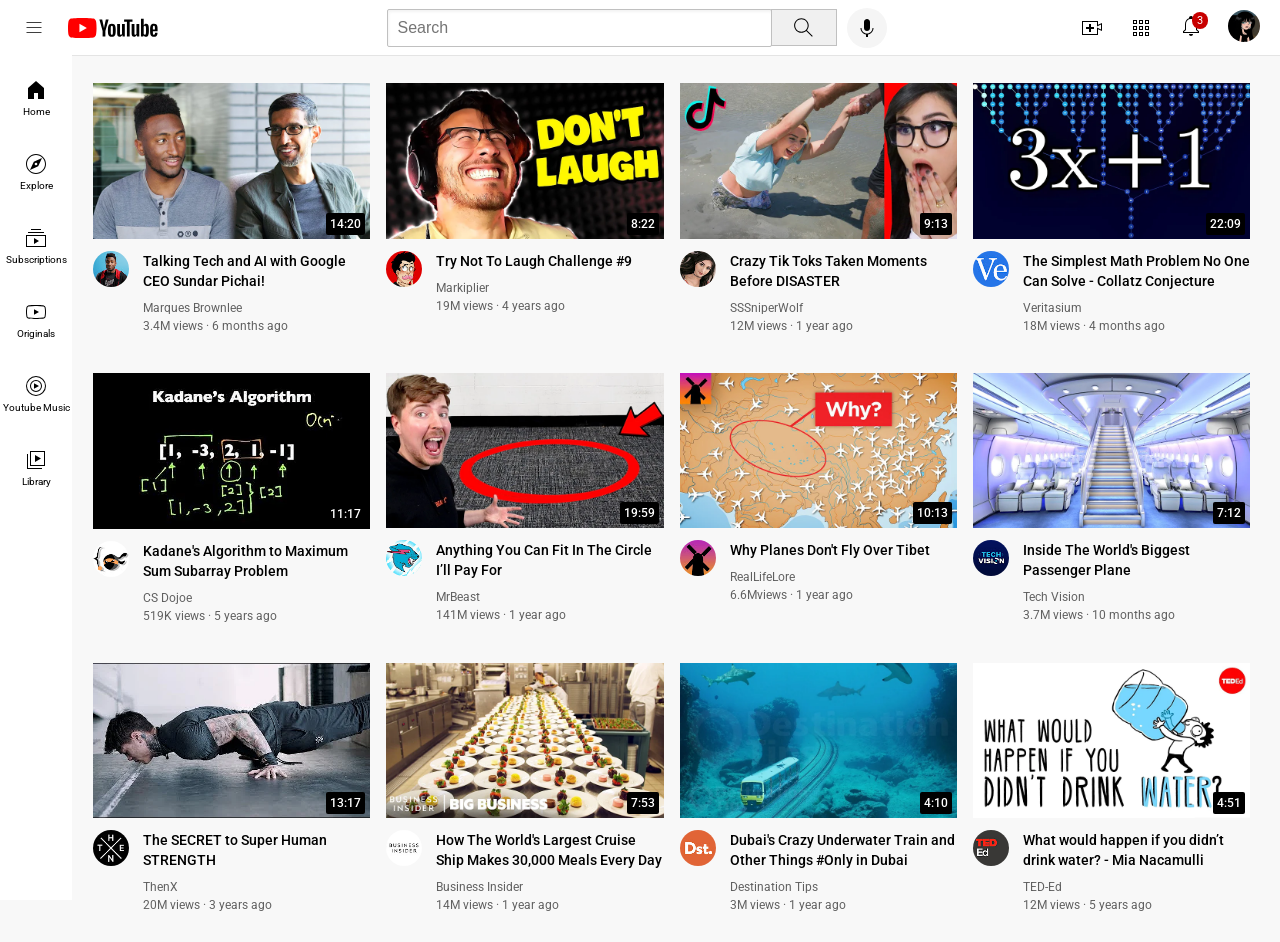
<file: HTML-CSS/youtube.html>
<!DOCTYPE html>
<html lang="en">
<head>
  <meta charset="UTF-8">
  <meta name="viewport" content="width=device-width, initial-scale=1.0">
  <title>Youtube</title>
  <link rel="stylesheet" href="styles/general.css">
  <link rel="stylesheet" href="styles/header.css">
  <link rel="stylesheet" href="styles/video.css">
  <link rel="stylesheet" href="styles/sidebar.css">
  <link rel="preconnect" href="https://fonts.googleapis.com">
  <link rel="preconnect" href="https://fonts.gstatic.com" crossorigin>
  <link href="https://fonts.googleapis.com/css2?family=Roboto:ital,wght@0,100..900;1,100..900&display=swap" rel="stylesheet">
 
</head>




<body>
  <div class="header">


   <div class="left-sec">
      <img src="icons/hamburger-menu.svg" class="hamburger">
      <img src="icons/youtube-logo.svg" class="youtube-logo">
   </div>


    <div class="mid-sec">
      <input type="text" placeholder="Search" class="search-bar">
      <button class="search-button">
      <img src="icons/search.svg" class="search-icon">
      <div class="tooltip">Search</div>
      </button>
      <button  class="voice-search-button">
        <img src="icons/voice-search-icon.svg" class="voice-search-icon">
        <div class="tooltip">Search with your voice</div>
      </button>
    </div>




    <div class="right-sec">
      <div class="upload-icon-container">
        <img src="icons/upload.svg" class="upload-icon">
        <div class="tooltip">Create</div>
      </div >
      <div class="youtube-apps-icon-container">
        <img src="icons/youtube-apps.svg" class="youtube-apps-icon">
        <div class="tooltip">Youtube Apps</div>
      </div>
  
      <div class="notification-icon-container">
        <div class="notification-image">
          <img src="icons/notifications.svg" class="notification-icon" >
          <div class="notification-count">3</div>
        </div>
      <div class="tooltip">Notifications</div>
      </div>   

      <div class="channel-icon-container">
        <img src="icons/channel-pic.jpg" class="parent-channel-pic">
      </div>
    
    </div>
  </div>
  





<div class="sideBar">
  <div class="sidebar-link">
    <img src="icons/home.svg">
    <div>Home</div>
  </div>
  <div class="sidebar-link">
    <img src="icons/explore.svg">
     <div>Explore</div>
  </div>
  <div class="sidebar-link">
    <img src="icons/subscriptions.svg">
    <div>Subscriptions</div>
  </div>
  <div class="sidebar-link">
    <img src="icons/originals.svg">
    <div>Originals</div>
  </div>
  <div class="sidebar-link">
    <img src="icons/youtube-music.svg">
    <div>Youtube Music</div>
  </div>
  <div class="sidebar-link">
    <img src="icons/library.svg">
    <div>Library</div>
  </div>
</div>
























<div class="video-grid">
  <div class="video-preview">
        <div class="thumbnail-row" >
          <img src="thumbnails/thumbnail-1.webp" alt="video1" class="thumbnail">
        <div class="video-time">14:20</div>
        </div>

        <div class="video-info-grid">

          <div class="profile-pic">
          <img src="channel-pics/channel-1.jpeg" alt="channel-pic" class="channel-picture">
          </div>

          <div class="video-info">
            <p class="video-title">
            Talking Tech and AI with Google CEO Sundar Pichai!</p>
            <p class="video-author">Marques Brownlee</p>
            <p class="video-stats">3.4M views &#183; 6 months ago</p>
          </div>
    
        </div>
  </div>



  <div class="video-preview">
      <div class="thumbnail-row">
        <img src="thumbnails/thumbnail-2.webp" alt="video1" class="thumbnail">
        <div class="video-time">8:22</div>
      </div>
      <div class="video-info-grid">

        <div class="profile-pic">
        <img src="channel-pics/channel-2.jpeg" alt="channel-pic" class="channel-picture">
        </div>
        <div class="video-info">
          <p class="video-title">
         Try Not To Laugh Challenge #9</p>
          <p class="video-author">Markiplier</p>
          <p class="video-stats">19M views &#183; 4 years ago</p>
        </div>
   
      </div>
  </div>

  <div class="video-preview">
        <div class="thumbnail-row">
          <img src="thumbnails/thumbnail-3.webp" alt="video1" class="thumbnail">
          <div class="video-time">9:13</div>
        </div>
        <div class="video-info-grid">

          <div class="profile-pic">
          <img src="channel-pics/channel-3.jpeg" alt="channel-pic" class="channel-picture">
          </div>
          <div class="video-info">
            <p class="video-title">
            
                 Crazy Tik Toks Taken Moments Before DISASTER
            </p>
            <p class="video-author">
                SSSniperWolf</p>
            <p class="video-stats">12M views &#183; 1 year ago
            </p>
          </div>
    
        </div>
    </div>



  <div class="video-preview">
      <div class="thumbnail-row">
        <img src="thumbnails/thumbnail-4.webp" alt="video1" class="thumbnail">
        <div class="video-time">22:09</div>
      
      </div>
      <div class="video-info-grid">

        <div class="profile-pic">
        <img src="channel-pics/channel-4.jpeg" alt="channel-pic" class="channel-picture">
        </div>
        <div class="video-info">
          <p class="video-title">
         The Simplest Math Problem No One Can Solve - Collatz Conjecture</p>
          <p class="video-author">Veritasium</p>
          <p class="video-stats">18M views &#183;  4 months ago</p>
        </div>
   
      </div>
  </div>



  <div class="video-preview">
      <div class="thumbnail-row">
        <img src="thumbnails/thumbnail-5.webp" alt="video1" class="thumbnail">
        <div class="video-time">11:17</div>
      </div>
      <div class="video-info-grid">

        <div class="profile-pic">
        <img src="channel-pics/channel-5.jpeg" alt="channel-pic" class="channel-picture">
        </div>
        <div class="video-info">
          <p class="video-title">
        Kadane's Algorithm to Maximum Sum Subarray Problem</p>
          <p class="video-author">CS Dojoe</p>
          <p class="video-stats">519K views &#183; 5 years ago</p>
        </div>
   
      </div>
  </div>



  <div class="video-preview">
      <div class="thumbnail-row">
        <img src="thumbnails/thumbnail-6.webp" alt="video1" class="thumbnail">
        <div class="video-time">19:59</div>
      </div>

      <div class="video-info-grid">

        <div class="profile-pic">
        <img src="channel-pics/channel-6.jpeg" alt="channel-pic" class="channel-picture">
        </div>

        <div class="video-info">
          <p class="video-title">
         Anything You Can Fit In The Circle I’ll Pay For</p>
          <p class="video-author">MrBeast</p>
          <p class="video-stats">141M views &#183; 1 year ago</p>
        </div>
   
      </div>
  </div>



  <div class="video-preview">
      <div class="thumbnail-row">
        <img src="thumbnails/thumbnail-7.webp" alt="video1" class="thumbnail">
        <div class="video-time">10:13</div>
      </div>

      <div class="video-info-grid">

        <div class="profile-pic">
        <img src="channel-pics/channel-7.jpeg" alt="channel-pic" class="channel-picture">
        </div>

        <div class="video-info">
          <p class="video-title">
         Why Planes Don't Fly Over Tibet</p>
          <p class="video-author">RealLifeLore</p>
          <p class="video-stats">6.6Mviews &#183; 1 year ago</p>
        </div>
   
      </div>
  </div>









  <div class="video-preview">
      <div class="thumbnail-row">
        <img src="thumbnails/thumbnail-8.webp" alt="video1" class="thumbnail">
        <div class="video-time">7:12</div>
      </div>

      <div class="video-info-grid">

        <div class="profile-pic">
        <img src="channel-pics/channel-8.jpeg" alt="channel-pic" class="channel-picture">
        </div>

        <div class="video-info">
          <p class="video-title">      
              Inside The World's Biggest Passenger Plane
          </p>
          <p class="video-author">Tech Vision</p>
          <p class="video-stats">3.7M views &#183; 10 months ago</p>
        </div>
   
      </div>
  </div>




     
  <div class="video-preview">
      <div class="thumbnail-row">
        <img src="thumbnails/thumbnail-9.webp" alt="video1" class="thumbnail">
        <div class="video-time">13:17</div>
      </div>

      <div class="video-info-grid">

        <div class="profile-pic">
        <img src="channel-pics/channel-9.jpeg" alt="channel-pic" class="channel-picture">
        </div>

        <div class="video-info">
          <p class="video-title">
             The SECRET to Super Human STRENGTH</p>
          <p class="video-author">ThenX</p>
          <p class="video-stats">20M views &#183; 3 years ago</p>
        </div>
   
      </div>
  </div>





     
  <div class="video-preview">
      <div class="thumbnail-row">
        <img src="thumbnails/thumbnail-10.webp" alt="video1" class="thumbnail">
        <div class="video-time">7:53</div>
      </div>

      <div class="video-info-grid">

        <div class="profile-pic">
        <img src="channel-pics/channel-10.jpeg" alt="channel-pic" class="channel-picture">
        </div>
         
        <div class="video-info">
          <p class="video-title">  
             How The World's Largest Cruise Ship Makes 30,000 Meals Every Day
          </p>
          <p class="video-author">
            Business Insider
          </p>
          <p class="video-stats">14M views &#183; 1 year ago</p>
        </div>
   
      </div>
  </div>





     
  <div class="video-preview">
      <div class="thumbnail-row">
        <img src="thumbnails/thumbnail-11.webp" alt="video1" class="thumbnail">
        <div class="video-time">4:10</div>
      </div>

      <div class="video-info-grid">

        <div class="profile-pic">
        <img src="channel-pics/channel-11.jpeg" alt="channel-pic" class="channel-picture">
        </div>

        <div class="video-info">
          <p class="video-title">     
               Dubai's Crazy Underwater Train and Other Things #Only in Dubai
          </p>
          <p class="video-author">
              Destination Tips
          </p>
          <p class="video-stats">3M views &#183; 1 year ago</p>
        </div>
   
      </div>
  </div>






     
  <div class="video-preview">
      <div class="thumbnail-row">
        <img src="thumbnails/thumbnail-12.webp" alt="video1" class="thumbnail">
        <div class="video-time">4:51</div>
      </div>

      <div class="video-info-grid">

        <div class="profile-pic">
        <img src="channel-pics/channel-12.jpeg" alt="channel-pic" class="channel-picture">
        </div>

        <div class="video-info">
          <p class="video-title">
               What would happen if you didn’t drink water? - Mia Nacamulli
          </p>
          <p class="video-author">
               TED-Ed
          </p>
          <p class="video-stats">12M views &#183; 5 years ago</p>
        </div>
   
      </div>
  </div>
     
</div>
</body>
</html>
</file>
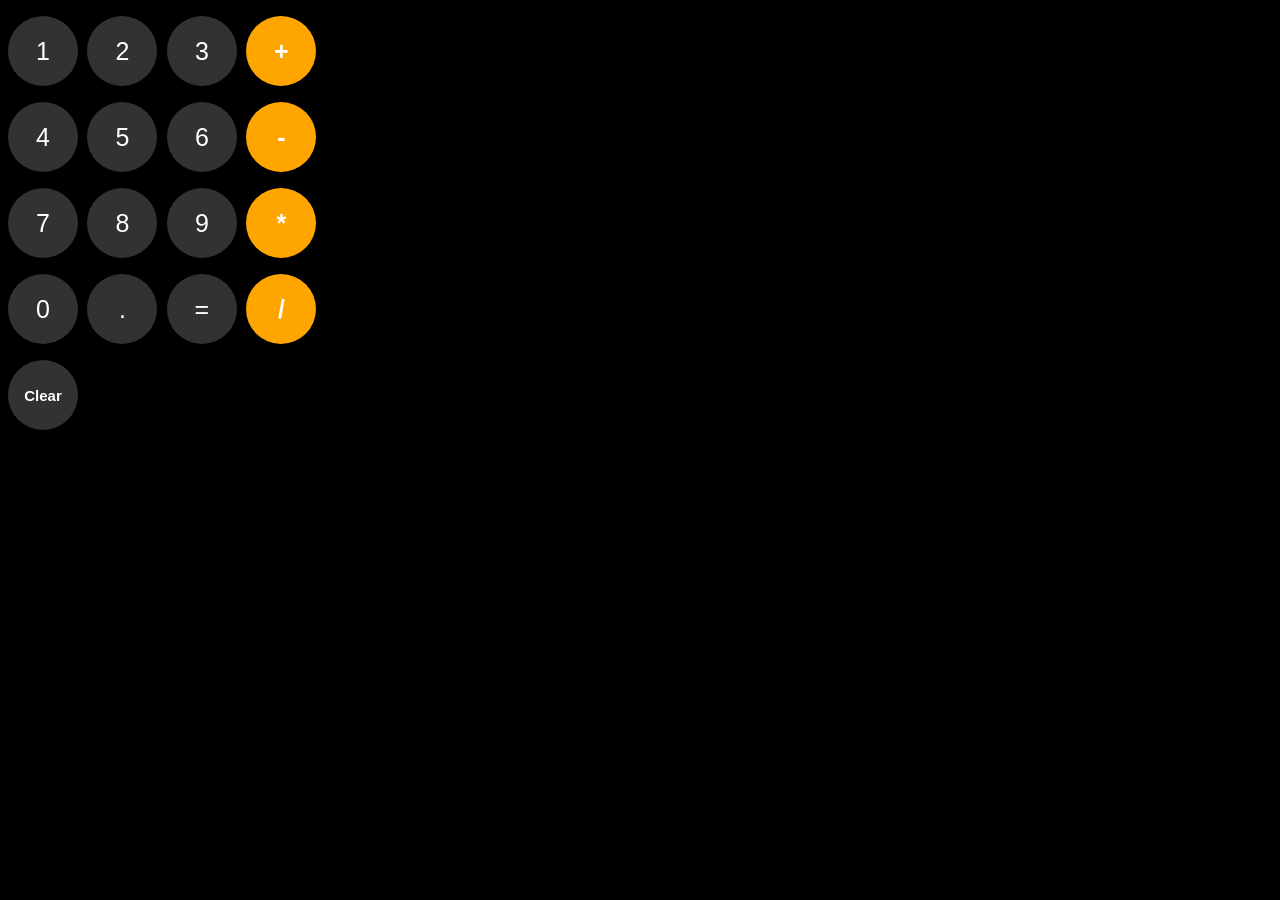
<file: JavaScript Projects/Calculator/calculator.html>
<!DOCTYPE html>
<html lang="en">
<head>
  <meta charset="UTF-8">
  <meta name="viewport" content="width=device-width, initial-scale=1.0">
  <title>Calculator</title>
</head>
<link rel="stylesheet" href="calculator.css">
<body>



  <p class=" result js-result"></p>

  <p>
    <button class="button" onclick="
          updateCalculation('1');
      ">1</button>
    <button class="button" onclick="
          updateCalculation('2');
      ">2</button>
    <button class="button" onclick="
          updateCalculation('3');
      ">3</button>
    <button class="op-button" onclick="
          updateCalculation('+');
      ">+</button>
  </p>

   <p>
    <button class="button" onclick="
          updateCalculation('4');
      ">4</button>
    <button class="button" onclick="
          updateCalculation('5');
      ">5</button>
    <button class="button" onclick="
          updateCalculation('6');
      ">6</button>
    <button class="op-button" onclick="
          updateCalculation('-');
      ">-</button>
  </p>


  <p>
    <button class="button" onclick="
          updateCalculation('7');
      ">7</button>
    <button class="button" onclick="
          updateCalculation('8');
      ">8</button>
    <button class="button" onclick="
          updateCalculation('9');
      ">9</button>
    <button class="op-button" onclick="
          updateCalculation('*');
      ">*</button>
  </p>



  <p>
    <button class="button" onclick="
          updateCalculation('0');
      ">0</button>
    <button class="button" onclick="
          updateCalculation('.');
      ">.</button>
    <button class="button" onclick="
         calculation=eval(calculation);
         display();
         localStorage.setItem('calculation',calculation);
      ">=</button>
    <button  class="op-button" onclick="
          updateCalculation('/');
      ">/</button>
  </p>

  <p>
    <button class="clear-button" onclick="
        calculation ='';
        display();
        localStorage.setItem('calculation',calculation);
      ">Clear</button>
  </p>
  <script src="calculator.js"></script>
</body>
</html>
</file>
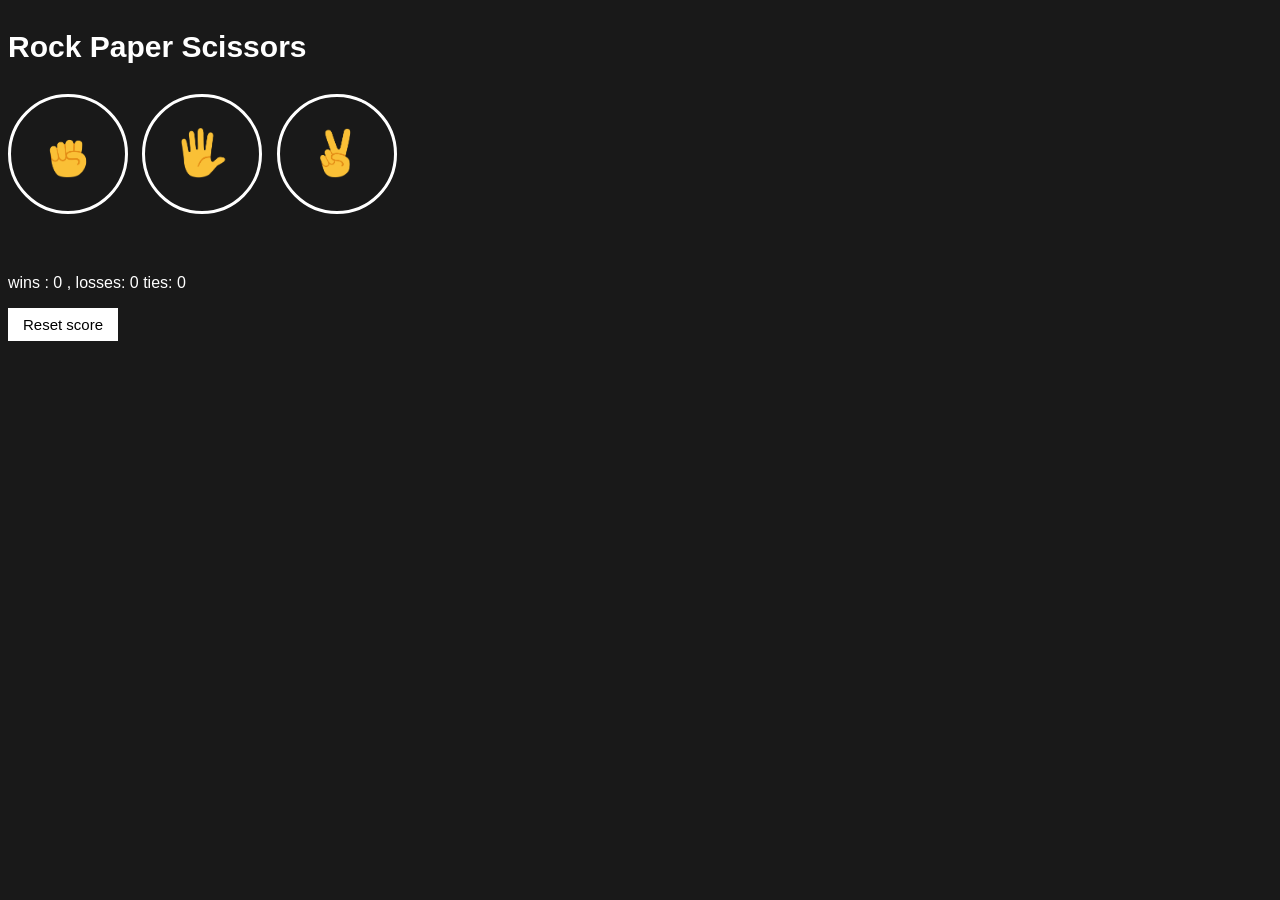
<file: JavaScript Projects/Rock-Paper-Scissors/RockPaperScissors.html>
<!DOCTYPE html>
<html lang="en">
<head>

<title>Rock Paper Scissors</title>
</head>
<link rel="stylesheet" href="styles/RockPaperScissors.css">
<body>
  <p class="para">Rock Paper Scissors</p>

  
  <button class="move-button" Onclick="
  matching('rock');">
    <img src="images/rock-emoji.png" class="move-icon">
  </button>




 <button class="move-button"  Onclick=" matching('paper');"> 
   <img src="images/paper-emoji.png" class="move-icon">
 </button>


  
  <button class="move-button"  Onclick=" matching('scissors');">
    <img src="images/scissors-emoji.png" class="move-icon">
  </button>
  

  <p class="js-result result"></p>
  <p class="js-moves"></p>
  <p class="js-score scores"></p>

  <button class="reset" Onclick=" 
     score.wins=0;
     score.losses=0;
     score.ties=0;
     localStorage.removeItem('score');
    updateScore();">
    Reset score
  </button>

 
  
<script src="scripts/RockPaperScissors.js"></script>
</body>
</html>
</file>
<file: HTML-CSS/styles/general.css>
p {
  margin-top: 0;
  margin-bottom: 0;
}

body {
  font-family: Roboto, Arial;
  margin-bottom:30px;
  padding-top: 75px;
  padding-left: 85px;
  padding-right: 22px;
  background-color: rgb(248, 248, 248);
}
</file>
<file: HTML-CSS/styles/header.css>
.header {
  height: 55px;
  display: flex;
  flex-direction: row;
  justify-content: space-between;
  position: fixed;
  top: 0;
  left: 0;
  right: 0;
  z-index: 100;
  background-color: white;
  border-bottom-width: 1px;
  border-bottom-style: solid;
  border-bottom-color: rgb(228, 228, 228);
}

.left-sec{
  display: flex;
  align-items: center;
}

.hamburger{
  height: 20px;
  margin-left: 24px;
  margin-right: 24px;
}

.youtube-logo {
  height: 20px;
}

.mid-sec{
  flex: 1;
  margin-left: 70px;
  margin-right: 35px;
  max-width: 500px;
  display: flex;
  align-items: center;
}

.search-bar {
  flex: 1;
  height: 34px;
  padding-left: 10px;
  font-size: 16px;
  border: 1px solid rgb(192, 192, 192);
  border-radius: 2px;
  box-shadow: inset 1px 2px 3px rgba(0, 0, 0, 0.05);
  width: 0;
}

.search-bar::placeholder {
  font-size: 16px;
}

.search-button {
  height: 37px;
  width: 66px;
  background-color: rgb(240, 240, 240);
  border-width: 1px;
  border-style: solid;
  border-color: rgb(192, 192, 192);
  margin-left: -1px;
  margin-right: 10px;
}

.search-button,
.voice-search-button,
.upload-icon-container ,
.youtube-apps-icon-container,
.notification-icon-container{
  display: flex;
  justify-content: center;
  align-items: center;
  position: relative;
}

.search-button .tooltip,
.voice-search-button .tooltip,
.upload-icon-container .tooltip ,
.youtube-apps-icon-container .tooltip,
.notification-icon-container .tooltip{
  position: absolute;
  background-color: gray;
  color: white;
  padding-top: 4px;
  padding-bottom: 4px;
  padding-left: 8px;
  padding-right: 8px;
  border-radius: 2px;
  font-size: 12px;
  bottom: -30px;
  opacity: 0;
  transition: opacity 0.15s;
  pointer-events: none;
  white-space: nowrap;
}

.search-button:hover .tooltip,
.voice-search-button:hover .tooltip,
.upload-icon-container:hover .tooltip,
.youtube-apps-icon-container:hover .tooltip ,
.notification-icon-container:hover .tooltip{
  opacity: 1;
}

.channel-icon-container:hover{
  cursor:pointer;
}

.search-icon{
  height: 25px;
}

.voice-search-button {
  height: 40px;
  width: 40px;
  border-radius: 20px;
  border: none;
  background-color: rgb(245, 245, 245);
}

.voice-search-icon{
  height: 24px;
}

.right-sec{
  width: 180px;
  margin-right: 20px;
  display: flex;
  align-items: center;
  justify-content: space-between;
  flex-shrink: 0;
}

.upload-icon{
  height: 24px;
}

.youtube-apps-icon {
  height: 24px;
}

.notification-icon {
  height: 24px;
}

.notification-icon-container {
  position: relative;
}

.notification-count {
  position: absolute;
  top: -2px;
  right: -5px;
  background-color: rgb(200, 0, 0);
  color: white;
  font-size: 11px;
  padding-left: 5px;
  padding-right: 5px;
  padding-top: 2px;
  padding-bottom: 2px;
  border-radius: 10px;
}

.parent-channel-pic{
  height: 32px;
  border-radius: 16px;
}
</file>
<file: HTML-CSS/styles/video.css>
.thumbnail {
  width: 100%;
}

.video-title {
  margin-top: 0;
  font-size: 14px;
  font-weight: 500;
  line-height: 20px;
  margin-bottom: 10px;
}

.video-info-grid {
  display: grid;
  grid-template-columns: 50px 1fr;
}

.channel-picture{
  width: 36px;
  border-radius: 50px;
}

.thumbnail-row{
  margin-bottom: 8px;
  position: relative;
}

.video-author,
.video-stats {
  font-size: 12px;
  color: rgb(96, 96, 96);
}

.video-author {
  margin-bottom: 4px;
}

.video-grid {
  display: grid;
  grid-template-columns: 1fr 1fr 1fr 1fr;
  column-gap: 16px;
  row-gap: 40px;
}



@media (max-width: 750px) {
  .video-grid {
    grid-template-columns: 1fr 1fr;
  }
}

@media (min-width: 751px) and (max-width: 999px) {
  .video-grid {
    grid-template-columns: 1fr 1fr 1fr;
  }
}

@media (min-width: 1000px) {
  .video-grid {
    grid-template-columns: 1fr 1fr 1fr 1fr;
  }
}

.video-time {
  font-family: Roboto, Arial;
  font-size: 12px;
  font-weight: 500;
  padding-left: 4px;
  padding-right: 4px;
  padding-top: 4px;
  padding-bottom: 4px;
  border-radius: 2px;
  background-color: black;
  color: white;
  position: absolute;
  bottom: 8px;
  right: 5px;
}
</file>
<file: HTML-CSS/styles/sidebar.css>
.sideBar {
  position: fixed;
  left: 0;
  bottom: 0;
  top: 55px;
  background-color: white;
  width: 72px;
  z-index: 200;
  padding-top: 5px;
}

.sidebar-link {
  height: 74px;
  display: flex;
  justify-content: center;
  align-items: center;
  flex-direction: column;
  cursor: pointer;
}

.sidebar-link:hover {
  background-color: rgb(235, 235, 235);
}

.sidebar-link img {
  height: 24px;
  margin-bottom: 4px;
}

.sidebar-link div {
  font-size: 10px;
}
</file>
<file: JavaScript Projects/Calculator/calculator.css>
body{
    font-family:Arial;
    background-color: black;
  }
.result{
  color:white;
  font-size:50px;
  margin-top: 15px;
  margin-bottom: 15px;
}
.button{
  background-color: rgb(50,50,50);
  height:70px;
  width:70px;
  border:none;
  border-radius: 35px;
  color:white;
  font-size:25px;
  margin-right:5px;
  cursor: pointer;
}
.op-button{
  background-color: orange;
   height:70px;
  width:70px;
  border:none;
  border-radius: 35px;
  color:white;
  font-weight:bold;
  font-size:25px;
  cursor: pointer;
  
}
.clear-button{
  background-color: rgb(50,50,50);
  height:70px;
  width:70px;
  border:none;
  border-radius: 35px;
  color:white;
  font-weight:bold;
  font-size:15px;
   cursor: pointer;
}
</file>
<file: JavaScript Projects/Rock-Paper-Scissors/styles/RockPaperScissors.css>
body{
    background-color:rgb(25,25,25);
    color:white;
    font-family:Arial;
  }
  .para{
    font-size:30px;
    font-weight:bold;
  }
  .move-icon{
   
    height:50px;
  
  }
  .move-button{
    background-color: transparent;
    border:3px solid white;
    height:120px;
    width:120px;
    border-radius:60px;
    margin-right:10px;
    cursor:pointer;
   
  }
  .result{
    font-size:25px;
    font-weight:bold;
    margin-top:50px
  }
  .scores{
    margin-top: 60px;
  }
  .reset{
    background-color: white;
    border:none;
    font-size:15px;
    padding:8px 15px;
    cursor:pointer;
  }
</file>
